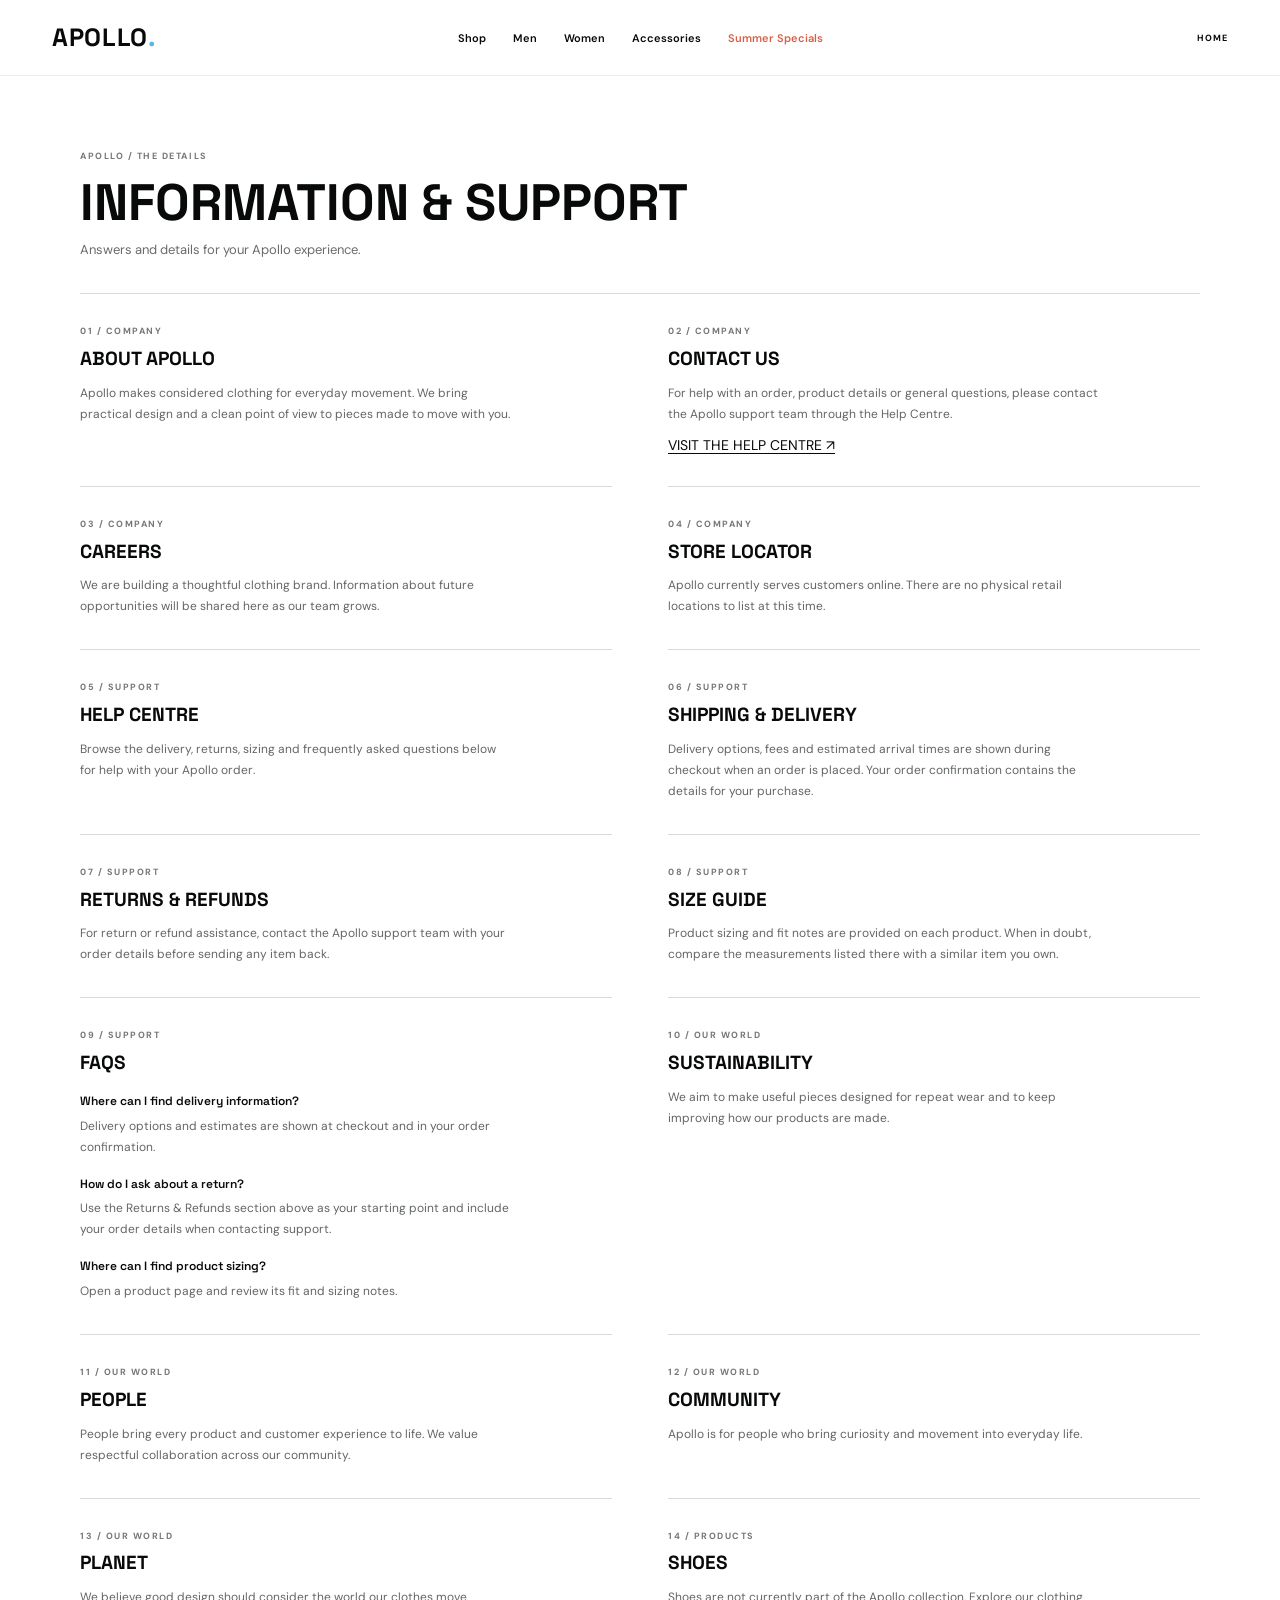
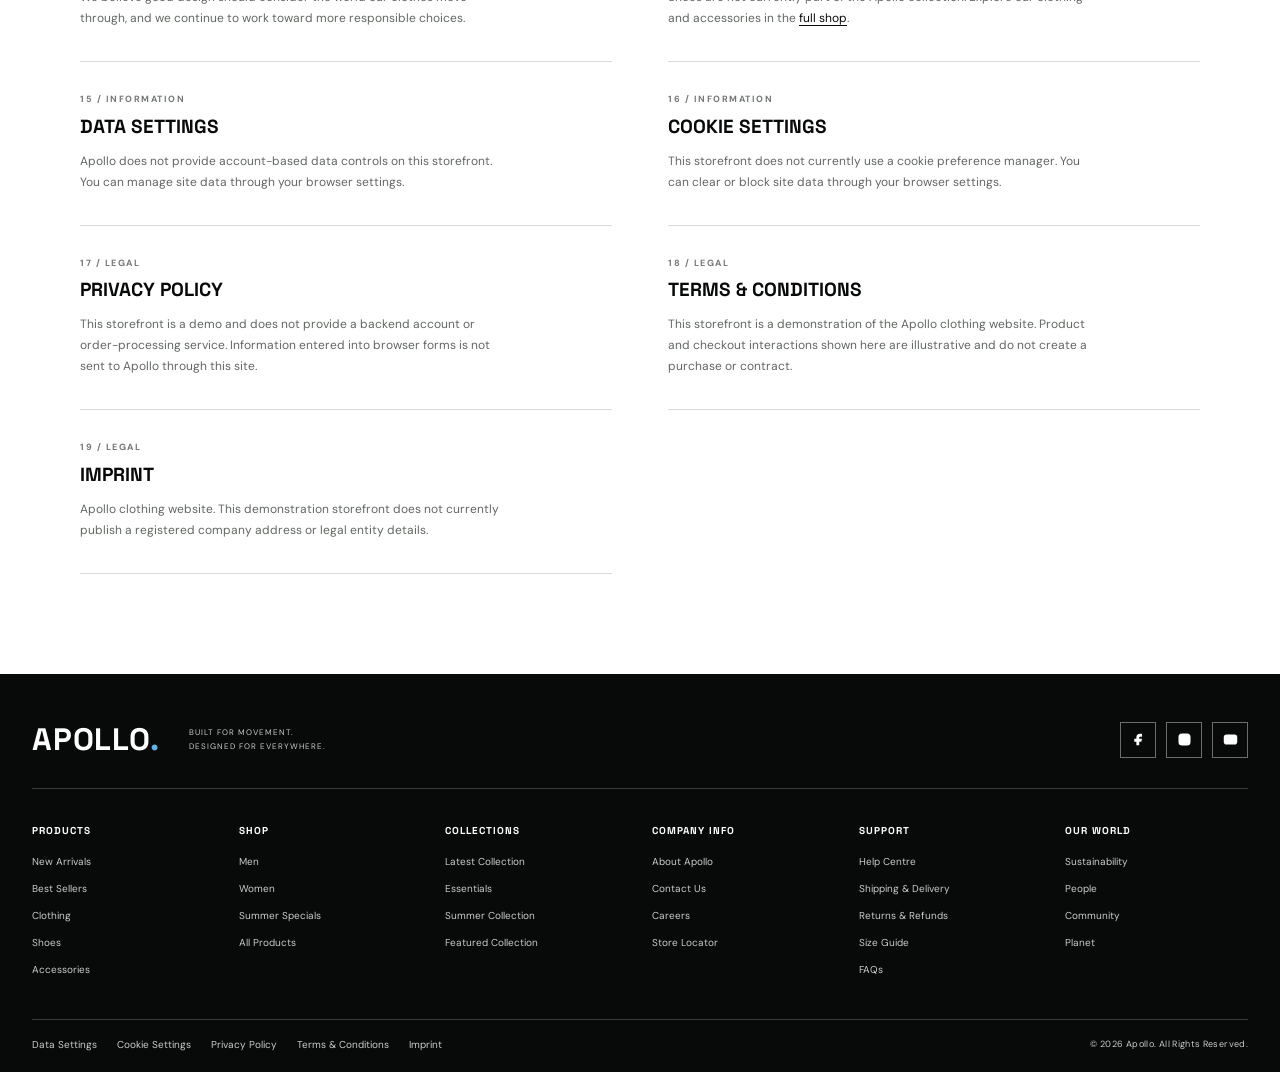
<file: info.html>
<!doctype html>
<html lang="en">
<head>
  <meta charset="utf-8">
  <meta name="viewport" content="width=device-width, initial-scale=1">
  <meta name="theme-color" content="#a8d8f7">
  <meta name="description" content="Information, support and policies for Apollo. Built for movement. Designed for everywhere.">
  <title>Information &amp; Support — APOLLO</title>
  <link rel="preconnect" href="https://fonts.googleapis.com">
  <link rel="preconnect" href="https://fonts.gstatic.com" crossorigin>
  <link href="https://fonts.googleapis.com/css2?family=DM+Sans:wght@400;500;600;700&family=Space+Grotesk:wght@500;600;700&display=swap" rel="stylesheet">
  <link rel="stylesheet" href="style.css">
  <script src="footer.js" defer></script>
</head>
<body>
  <a class="skip-link" href="#main">Skip to content</a>
  <header class="site-header info-header" id="top">
    <a class="wordmark" href="index.html#home" aria-label="Apollo home">APOLLO<span class="wordmark-dot">.</span></a>
    <nav class="primary-nav" aria-label="Main navigation"><a href="shop.html">Shop</a><a href="men.html">Men</a><a href="women.html">Women</a><a href="accessories.html">Accessories</a><a class="sale-link" href="summer-specials.html">Summer Specials</a></nav>
    <a class="info-header-home" href="index.html">HOME</a>
  </header>
  <main class="info-page" id="main">
    <header class="info-page-heading"><p class="eyebrow">APOLLO / THE DETAILS</p><h1>INFORMATION &amp; SUPPORT</h1><p>Answers and details for your Apollo experience.</p></header>
    <div class="info-page-content">
      <section class="info-block" id="about-apollo"><p class="eyebrow">01 / COMPANY</p><h2>ABOUT APOLLO</h2><p>Apollo makes considered clothing for everyday movement. We bring practical design and a clean point of view to pieces made to move with you.</p></section>
      <section class="info-block" id="contact-us"><p class="eyebrow">02 / COMPANY</p><h2>CONTACT US</h2><p>For help with an order, product details or general questions, please contact the Apollo support team through the Help Centre.</p><a class="info-text-link" href="#help-centre">VISIT THE HELP CENTRE ↗</a></section>
      <section class="info-block" id="careers"><p class="eyebrow">03 / COMPANY</p><h2>CAREERS</h2><p>We are building a thoughtful clothing brand. Information about future opportunities will be shared here as our team grows.</p></section>
      <section class="info-block" id="store-locator"><p class="eyebrow">04 / COMPANY</p><h2>STORE LOCATOR</h2><p>Apollo currently serves customers online. There are no physical retail locations to list at this time.</p></section>
      <section class="info-block" id="help-centre"><p class="eyebrow">05 / SUPPORT</p><h2>HELP CENTRE</h2><p>Browse the delivery, returns, sizing and frequently asked questions below for help with your Apollo order.</p></section>
      <section class="info-block" id="shipping-delivery"><p class="eyebrow">06 / SUPPORT</p><h2>SHIPPING &amp; DELIVERY</h2><p>Delivery options, fees and estimated arrival times are shown during checkout when an order is placed. Your order confirmation contains the details for your purchase.</p></section>
      <section class="info-block" id="returns-refunds"><p class="eyebrow">07 / SUPPORT</p><h2>RETURNS &amp; REFUNDS</h2><p>For return or refund assistance, contact the Apollo support team with your order details before sending any item back.</p></section>
      <section class="info-block" id="size-guide"><p class="eyebrow">08 / SUPPORT</p><h2>SIZE GUIDE</h2><p>Product sizing and fit notes are provided on each product. When in doubt, compare the measurements listed there with a similar item you own.</p></section>
      <section class="info-block" id="faqs"><p class="eyebrow">09 / SUPPORT</p><h2>FAQS</h2><h3>Where can I find delivery information?</h3><p>Delivery options and estimates are shown at checkout and in your order confirmation.</p><h3>How do I ask about a return?</h3><p>Use the Returns &amp; Refunds section above as your starting point and include your order details when contacting support.</p><h3>Where can I find product sizing?</h3><p>Open a product page and review its fit and sizing notes.</p></section>
      <section class="info-block" id="sustainability"><p class="eyebrow">10 / OUR WORLD</p><h2>SUSTAINABILITY</h2><p>We aim to make useful pieces designed for repeat wear and to keep improving how our products are made.</p></section>
      <section class="info-block" id="people"><p class="eyebrow">11 / OUR WORLD</p><h2>PEOPLE</h2><p>People bring every product and customer experience to life. We value respectful collaboration across our community.</p></section>
      <section class="info-block" id="community"><p class="eyebrow">12 / OUR WORLD</p><h2>COMMUNITY</h2><p>Apollo is for people who bring curiosity and movement into everyday life.</p></section>
      <section class="info-block" id="planet"><p class="eyebrow">13 / OUR WORLD</p><h2>PLANET</h2><p>We believe good design should consider the world our clothes move through, and we continue to work toward more responsible choices.</p></section>
      <section class="info-block" id="shoes"><p class="eyebrow">14 / PRODUCTS</p><h2>SHOES</h2><p>Shoes are not currently part of the Apollo collection. Explore our clothing and accessories in the <a href="shop.html#collection">full shop</a>.</p></section>
      <section class="info-block" id="data-settings"><p class="eyebrow">15 / INFORMATION</p><h2>DATA SETTINGS</h2><p>Apollo does not provide account-based data controls on this storefront. You can manage site data through your browser settings.</p></section>
      <section class="info-block" id="cookie-settings"><p class="eyebrow">16 / INFORMATION</p><h2>COOKIE SETTINGS</h2><p>This storefront does not currently use a cookie preference manager. You can clear or block site data through your browser settings.</p></section>
      <section class="info-block" id="privacy-policy"><p class="eyebrow">17 / LEGAL</p><h2>PRIVACY POLICY</h2><p>This storefront is a demo and does not provide a backend account or order-processing service. Information entered into browser forms is not sent to Apollo through this site.</p></section>
      <section class="info-block" id="terms-conditions"><p class="eyebrow">18 / LEGAL</p><h2>TERMS &amp; CONDITIONS</h2><p>This storefront is a demonstration of the Apollo clothing website. Product and checkout interactions shown here are illustrative and do not create a purchase or contract.</p></section>
      <section class="info-block" id="imprint"><p class="eyebrow">19 / LEGAL</p><h2>IMPRINT</h2><p>Apollo clothing website. This demonstration storefront does not currently publish a registered company address or legal entity details.</p></section>
    </div>
  </main>
  <div id="site-footer-root"></div>
</body>
</html>
</file>
<file: style.css>
@import url('https://fonts.googleapis.com/css2?family=DM+Sans:wght@400;500;600;700&family=Space+Grotesk:wght@500;600;700&display=swap');

:where([hidden]){display:none!important}

:root{--blue:#a8d8f7;--ink:#080a09;--paper:#fff;--sand:#e9e0d2;--olive:#72765b;--coral:#ed705a;--muted:#737775;--line:#d8dbd8;--display:'Space Grotesk',sans-serif;--body:'DM Sans',sans-serif;--page: min(1440px, calc(100% - 104px));}
*{box-sizing:border-box}html{scroll-behavior:smooth;scroll-padding-top:92px}body{margin:0;background:var(--paper);color:var(--ink);font-family:var(--body);font-size:14px;-webkit-font-smoothing:antialiased}body.locked{overflow:hidden}img{display:block;width:100%;height:100%;object-fit:cover}a{color:inherit;text-decoration:none}button,input,select{font:inherit}button{color:inherit}.skip-link,.visually-hidden{position:absolute;width:1px;height:1px;padding:0;margin:-1px;overflow:hidden;clip:rect(0,0,0,0);white-space:nowrap;border:0}.skip-link:focus{clip:auto;width:auto;height:auto;z-index:1000;margin:12px;padding:12px;background:#fff}.announcement{height:30px;display:flex;align-items:center;justify-content:center;gap:10px;background:var(--blue);font-size:9px;letter-spacing:.14em;font-weight:700}.site-header{height:76px;padding:0 52px;display:grid;grid-template-columns:1fr auto 1fr;align-items:center;background:#fff;position:sticky;top:0;z-index:30;border-bottom:1px solid rgba(0,0,0,.08)}.wordmark{font-family:var(--display);font-size:25px;letter-spacing:.025em;font-weight:700;line-height:1}.wordmark-dot{color:#5bb3e7}.primary-nav{display:flex;align-items:center;gap:27px}.primary-nav a{font-size:11px;font-weight:600;position:relative}.primary-nav a::after{content:'';height:1px;width:0;position:absolute;bottom:-6px;left:0;background:var(--ink);transition:width .22s}.primary-nav a:hover::after{width:100%}.primary-nav .sale-link{color:#db5e46}.header-actions{display:flex;justify-content:flex-end;align-items:center;gap:19px}.icon-button{border:0;background:transparent;width:34px;height:36px;display:grid;place-items:center;padding:5px;cursor:pointer;position:relative}.icon-button svg,.search-form svg{width:21px;height:21px;fill:none;stroke:currentColor;stroke-width:1.6;stroke-linecap:round;stroke-linejoin:round}.cart-count{position:absolute;right:-3px;top:0;min-width:15px;height:15px;border-radius:50%;background:var(--blue);font-size:9px;line-height:15px;text-align:center;font-weight:700}.menu-toggle{display:none}.search-panel{position:fixed;z-index:35;top:106px;left:0;right:0;background:#fff;padding:22px max(52px,calc((100% - 1232px)/2));border-bottom:1px solid var(--line);box-shadow:0 12px 24px #00000012}.search-form{display:flex;align-items:center;gap:17px}.search-form input{border:0;border-bottom:1px solid var(--ink);height:43px;flex:1;font-family:var(--display);font-size:21px;outline:none}.text-button{border:0;background:transparent;text-transform:uppercase;font-size:10px;letter-spacing:.08em;cursor:pointer}.hero{height:min(700px,calc(100svh - 106px));min-height:560px;position:relative;overflow:hidden;background:#5a6259;color:white}.hero-image{position:absolute;inset:0;object-position:center 56%;filter:saturate(.78)}.hero-shade{position:absolute;inset:0;background:linear-gradient(90deg,rgba(5,10,9,.61),rgba(5,10,9,.17) 62%,rgba(5,10,9,.08)),linear-gradient(0deg,rgba(0,0,0,.24),transparent 40%)}.hero-content{position:absolute;top:50%;left:max(7.5%,calc((100% - 1280px)/2));transform:translateY(-48%);z-index:1}.eyebrow{font-size:9px;line-height:1.3;letter-spacing:.17em;font-weight:700;margin:0 0 17px}.hero-eyebrow{color:var(--blue)}h1,h2,h3,p{margin-top:0}.hero h1,.arrival-copy h2,.promo-text h2{font:700 clamp(56px,7.5vw,112px)/.91 var(--display);letter-spacing:-.055em;margin:0}.hero-period,.arrival-copy h2 span,.promo-text h2 span{color:var(--blue)}.hero-copy{font-size:16px;line-height:1.55;margin:23px 0 27px}.hero-buttons{display:flex;gap:10px}.button{min-height:47px;padding:0 20px;display:inline-flex;align-items:center;justify-content:center;gap:26px;border:1px solid transparent;font-size:9px;font-weight:700;letter-spacing:.1em;cursor:pointer;transition:background .2s,color .2s,border-color .2s,transform .2s}.button:hover{transform:translateY(-2px)}.button-light{background:#fff;color:var(--ink)}.button-light:hover{background:var(--blue)}.button-outline-light{border-color:#ffffffa8;color:white;background:#ffffff0a}.button-outline-light:hover{background:#fff;color:var(--ink)}.button-dark{background:var(--ink);color:#fff}.button-dark:hover{background:#252a27}.button span{font-size:15px;line-height:0}.hero-index{position:absolute;right:52px;bottom:37px;display:flex;align-items:center;gap:9px;font:600 10px var(--display)}.index-rule{height:1px;width:33px;background:#ffffff80}.hero-caption{position:absolute;left:52px;bottom:26px;font-size:8px;letter-spacing:.15em;margin:0}.section-wrap{width:var(--page);margin-inline:auto}.category-section{padding-top:93px;padding-bottom:102px}.section-heading{display:flex;align-items:end;justify-content:space-between}.section-heading .eyebrow{margin-bottom:10px}.section-heading h2{font:700 clamp(26px,3vw,38px)/1.05 var(--display);letter-spacing:-.035em;margin:0}.underlined-link{font-size:9px;font-weight:700;letter-spacing:.1em;border-bottom:1px solid var(--ink);padding-bottom:7px}.underlined-link span{font-size:14px;margin-left:13px}.category-grid{display:grid;grid-template-columns:repeat(3,1fr);gap:12px;margin-top:29px}.category-card{height:clamp(300px,38vw,490px);position:relative;overflow:hidden;color:white;background:#555}.category-card img{transition:transform .7s cubic-bezier(.2,.65,.3,1),filter .4s;filter:brightness(.86)}.category-card::after{content:'';position:absolute;inset:0;background:linear-gradient(0deg,rgba(0,0,0,.62),transparent 50%);transition:background .3s}.category-card:hover img{transform:scale(1.045);filter:brightness(.68)}.category-card:hover::after{background:linear-gradient(0deg,rgba(0,0,0,.74),rgba(0,0,0,.04) 75%)}.category-number{position:absolute;top:19px;left:20px;z-index:1;font-size:8px;letter-spacing:.14em}.category-info{position:absolute;z-index:1;left:23px;right:20px;bottom:24px;display:flex;align-items:center;justify-content:space-between}.category-info h3{font:700 clamp(23px,3vw,39px)/1 var(--display);margin:0;letter-spacing:-.04em}.square-arrow{width:34px;height:34px;border:1px solid #ffffffa8;display:grid;place-items:center;font-size:16px}.category-button{position:absolute;z-index:1;left:23px;bottom:75px;font-size:8px;letter-spacing:.12em;font-weight:700;opacity:0;transform:translateY(6px);transition:opacity .2s,transform .2s}.category-card:hover .category-button{opacity:1;transform:translateY(0)}.product-section{padding:4px 0 100px}.product-heading{margin-bottom:25px}.product-count{font-size:9px;font-weight:700;letter-spacing:.1em;margin:0 0 3px}.product-count span{font-family:var(--display);font-size:16px;margin-right:7px}.product-controls{display:flex;align-items:center;justify-content:space-between;border-block:1px solid var(--line);min-height:54px;margin-bottom:19px;gap:16px}.filter-list{display:flex;gap:23px;align-items:center;overflow-x:auto;scrollbar-width:none}.filter-list::-webkit-scrollbar{display:none}.filter-button{border:0;background:none;padding:17px 0;font-size:10px;color:#777;cursor:pointer;white-space:nowrap;position:relative}.filter-button::after{content:'';height:2px;position:absolute;bottom:0;left:0;right:100%;background:var(--ink);transition:right .2s}.filter-button:hover,.filter-button.is-active{color:var(--ink)}.filter-button.is-active::after{right:0}.sort-control{display:flex;align-items:center;gap:11px;font-size:8px;font-weight:700;letter-spacing:.1em;white-space:nowrap}.sort-control select,.quantity-select select{border:0;background:#fff;font-weight:600;font-size:10px;padding:8px 20px 8px 0;cursor:pointer;outline-offset:3px}.product-grid{display:grid;grid-template-columns:repeat(4,minmax(0,1fr));gap:31px 13px}.product-card{min-width:0;position:relative;cursor:pointer}.product-image-wrap{aspect-ratio: .79;position:relative;overflow:hidden;background:#f0f0ec}.product-image-wrap img{transition:transform .6s cubic-bezier(.2,.65,.3,1)}.product-card:hover .product-image-wrap img{transform:scale(1.055)}.product-badge{position:absolute;left:11px;top:11px;background:var(--blue);padding:7px 9px;font-size:8px;font-weight:700;letter-spacing:.11em;z-index:1}.heart-button{position:absolute;right:9px;top:9px;width:34px;height:34px;background:white;border:0;border-radius:50%;display:grid;place-items:center;cursor:pointer;z-index:2;transition:background .2s,transform .2s}.heart-button:hover{transform:scale(1.07)}.heart-button svg{width:17px;height:17px;fill:none;stroke:var(--ink);stroke-width:1.6;stroke-linejoin:round}.heart-button.is-loved{background:var(--coral)}.heart-button.is-loved svg{fill:white;stroke:white}.product-quick{position:absolute;left:9px;right:9px;bottom:9px;min-height:41px;background:#fff;border:0;font-size:8px;font-weight:700;letter-spacing:.1em;cursor:pointer;opacity:0;transform:translateY(5px);transition:opacity .2s,transform .2s}.product-card:hover .product-quick,.product-card:focus-within .product-quick{opacity:1;transform:translateY(0)}.product-info{padding:13px 1px 0}.product-title-row{display:flex;justify-content:space-between;gap:8px;align-items:baseline}.product-name{font-size:12px;font-weight:600;margin:0}.product-price{font:600 11px var(--display);white-space:nowrap}.product-colour{font-size:10px;color:#767b77;margin:7px 0 12px}.add-button{border:1px solid var(--ink);width:100%;height:36px;background:#fff;font-size:8px;font-weight:700;letter-spacing:.1em;cursor:pointer;transition:background .18s,color .18s}.add-button:hover{background:var(--ink);color:white}.empty-state{text-align:center;padding:60px 0;font:600 20px var(--display)}.arrival-section{background:#f0eee9;min-height:665px;display:grid;grid-template-columns:38% 28% 34%;position:relative;overflow:hidden}.arrival-photo{height:665px;position:relative;overflow:hidden}.arrival-photo img{filter:saturate(.72);object-position:center}.photo-label{position:absolute;left:24px;top:23px;color:white;font-size:8px;letter-spacing:.14em;font-weight:700}.arrival-copy{padding:89px 10px 50px 10%;position:relative;z-index:1}.arrival-copy .eyebrow{margin-bottom:19px}.arrival-copy h2{font-size:clamp(54px,6.2vw,89px)}.arrival-copy h2 span{color:#54aee5}.arrival-copy>p:not(.eyebrow){font-size:13px;line-height:1.65;max-width:230px;margin:20px 0 25px}.arrival-copy .button{padding-inline:15px;gap:18px}.arrival-mark{font:700 56px/.9 var(--display);position:absolute;bottom:43px;left:10%;letter-spacing:-.06em}.arrival-mark span{color:#61b6e9}.arrival-products{display:grid;grid-template-columns:1fr 1fr;gap:11px;padding:72px 8% 72px 0;align-content:center}.mini-product{position:relative;cursor:pointer;min-width:0}.mini-product-image{aspect-ratio:.78;overflow:hidden;background:#ddd}.mini-product img{transition:transform .5s}.mini-product:hover img{transform:scale(1.04)}.mini-product .product-badge{top:8px;left:8px;padding:6px 7px;font-size:7px}.mini-product p{font-size:10px;font-weight:600;margin:9px 0 4px}.mini-product span:not(.product-badge){font:600 10px var(--display)}.promo-banner{min-height:545px;display:grid;grid-template-columns:1fr 1fr;background:var(--blue);position:relative;overflow:hidden}.promo-text{padding:87px 30px 75px max(9%,calc((100% - 1230px)/2));position:relative;z-index:1}.promo-text .eyebrow{margin-bottom:18px}.promo-text h2{font-size:clamp(48px,5.7vw,80px)}.promo-text h2 span{color:white}.promo-text>p:not(.eyebrow){font-size:13px;line-height:1.65;margin:22px 0 24px}.promo-image{margin:43px 8% 43px 4%;position:relative;min-height:400px;overflow:hidden;background:#b1aaa1}.promo-image img{object-position:center 40%;filter:saturate(.72)}.promo-stamp{position:absolute;top:21px;right:19px;border:1px solid white;color:white;width:67px;height:67px;display:grid;place-content:center;text-align:center;font:700 10px/1.1 var(--display);transform:rotate(8deg)}.promo-coordinate{position:absolute;right:35px;bottom:20px;font-size:8px;font-weight:700;letter-spacing:.13em}.newsletter-section{min-height:241px;display:grid;grid-template-columns:100px 1fr minmax(350px, .85fr);align-items:center;gap:31px;width:var(--page);margin:auto;border-bottom:1px solid var(--line)}.newsletter-mark{width:76px;height:76px;background:var(--blue);display:grid;place-items:center;font:700 38px var(--display)}.newsletter-content .eyebrow{margin-bottom:10px}.newsletter-content h2{font:700 clamp(20px,2.2vw,28px)/1.1 var(--display);letter-spacing:-.03em;margin:0 0 8px}.newsletter-content>p:last-child{font-size:11px;color:#666;margin:0}.newsletter-form{display:grid;grid-template-columns:1fr auto;position:relative}.newsletter-form input{height:48px;border:0;border-bottom:1px solid var(--ink);outline:none;font-size:11px;min-width:0}.newsletter-form input:focus{border-bottom-width:2px}.newsletter-form .button{min-height:43px;margin-left:10px}.form-message{position:absolute;top:52px;left:0;font-size:10px;margin:0}.form-message.error{color:#b13d2d}.form-message.success{color:#26784a}.site-footer{background:#080a09;color:white;padding:47px 52px 17px}.footer-top{display:flex;align-items:center;justify-content:space-between;border-bottom:1px solid #ffffff35;padding-bottom:34px}.footer-wordmark{font-size:32px}.footer-top p{font-size:8px;line-height:1.7;letter-spacing:.12em;margin:0 auto 0 55px;color:#c7cbc8}.back-top{width:34px;height:34px;border:1px solid #ffffff80;display:grid;place-items:center;font-size:19px}.footer-columns{display:grid;grid-template-columns:repeat(4,1fr) 1.4fr;padding:36px 0 52px;gap:20px}.footer-columns>div:not(.footer-note){display:flex;flex-direction:column;align-items:flex-start;gap:11px}.footer-columns h2{font-size:9px;letter-spacing:.13em;margin:0 0 6px}.footer-columns a{font-size:10px;color:#c8ccca}.footer-columns a:hover{color:var(--blue)}.footer-note{display:flex;flex-direction:column;justify-content:space-between;align-items:flex-end;font-size:8px;letter-spacing:.12em;color:#c8ccca}.footer-bottom{border-top:1px solid #ffffff35;padding-top:16px;display:flex;justify-content:space-between;font-size:8px;letter-spacing:.08em;color:#c8ccca}.drawer-backdrop,.modal-backdrop{position:fixed;inset:0;background:#0009;z-index:49}.cart-drawer{position:fixed;z-index:50;right:0;top:0;height:100dvh;width:min(470px,100%);background:white;display:flex;flex-direction:column;padding:28px 30px 23px;transform:translateX(102%);transition:transform .34s cubic-bezier(.2,.75,.2,1);visibility:hidden}.cart-drawer.is-open{transform:translateX(0);visibility:visible}.drawer-header{display:flex;justify-content:space-between;align-items:center;border-bottom:1px solid var(--line);padding-bottom:18px}.drawer-header .eyebrow{margin-bottom:7px}.drawer-header h2{font:700 24px var(--display);margin:0;letter-spacing:-.04em}.drawer-count{font-size:12px;color:#777}.close-cart svg,.quick-close svg{width:20px;height:20px}.cart-items{overflow-y:auto;flex:1}.cart-line{display:grid;grid-template-columns:82px 1fr 30px;gap:15px;padding:17px 0;border-bottom:1px solid var(--line)}.cart-line-image{width:82px;height:104px;background:#eee}.cart-line-detail{display:flex;flex-direction:column;align-items:flex-start}.cart-line-detail strong{font-size:11px}.cart-line-detail>span{font-size:10px;color:#777;margin-top:5px}.cart-line-price{font:600 11px var(--display);margin-top:auto}.cart-qty{display:flex;align-items:center;border:1px solid var(--line);height:27px;margin-top:10px}.cart-qty button{width:27px;height:25px;border:0;background:#fff;cursor:pointer}.cart-qty span{width:20px;text-align:center;font-size:10px}.remove-line{align-self:start;border:0;background:none;font-size:18px;color:#777;cursor:pointer}.cart-empty{flex:1;display:flex;flex-direction:column;align-items:center;justify-content:center;gap:8px;color:#626762}.cart-empty p{font:600 17px var(--display);color:var(--ink)}.cart-summary{border-top:1px solid var(--line);padding-top:17px}.subtotal-row{display:flex;justify-content:space-between;font-size:10px;font-weight:700;letter-spacing:.1em}.subtotal-row strong{font:700 15px var(--display)}.cart-summary>p{font-size:10px;color:#737775;margin:10px 0 16px}.checkout-button{width:100%;height:49px}.quick-view{position:fixed;z-index:60;left:50%;top:50%;width:min(930px,calc(100% - 36px));max-height:min(720px,calc(100dvh - 40px));overflow:auto;background:white;display:grid;grid-template-columns:1fr 1fr;transform:translate(-50%,-47%) scale(.98);opacity:0;visibility:hidden;transition:opacity .24s,transform .24s,visibility .24s}.quick-view.is-open{opacity:1;visibility:visible;transform:translate(-50%,-50%) scale(1)}.quick-close{position:absolute;right:14px;top:14px;z-index:2;background:white}.quick-image-wrap{position:relative;min-height:500px;background:#eee}.quick-image-wrap img{position:absolute;inset:0}.quick-tag{position:absolute;left:19px;bottom:17px;background:white;padding:8px 10px;font-size:8px;font-weight:700;letter-spacing:.1em}.quick-details{padding:56px 46px 38px}.quick-details .eyebrow{color:#727772;margin-bottom:10px}.quick-details h2{font:700 31px/1.05 var(--display);letter-spacing:-.04em;margin:0 0 8px}.quick-price{font:600 15px var(--display);margin-bottom:20px}.quick-description{font-size:12px;line-height:1.65;color:#666;border-top:1px solid var(--line);padding-top:17px;margin-bottom:19px}.quick-colour,.size-heading{display:flex;justify-content:space-between;font-size:9px;font-weight:700;letter-spacing:.08em;margin-bottom:16px}.quick-colour span{font-weight:500;letter-spacing:0;color:#666}.size-heading a{font-weight:600;text-decoration:underline}.size-options{display:grid;grid-template-columns:repeat(6,1fr);gap:5px}.size-options button{height:38px;background:white;border:1px solid var(--line);font-size:10px;cursor:pointer}.size-options button:hover,.size-options button.selected{background:var(--ink);color:white;border-color:var(--ink)}.quick-actions{display:flex;gap:10px;margin-top:22px}.quantity-select{display:flex;align-items:center;gap:10px;border:1px solid var(--line);padding:0 10px;font-size:8px;letter-spacing:.08em;font-weight:700}.quantity-select select{padding:0}.quick-add{flex:1}.quick-feedback{font-size:10px;color:#26784a;margin:10px 0 0;min-height:14px}.toast{position:fixed;z-index:80;left:50%;bottom:25px;transform:translate(-50%,15px);padding:12px 17px;background:var(--ink);color:white;font-size:10px;letter-spacing:.03em;opacity:0;pointer-events:none;transition:opacity .2s,transform .2s}.toast.visible{opacity:1;transform:translate(-50%,0)}:focus-visible{outline:2px solid #1685bd;outline-offset:3px}
@media(max-width:1000px){:root{--page:calc(100% - 56px)}.site-header{padding:0 28px}.primary-nav{gap:16px}.primary-nav a{font-size:10px}.category-section{padding-top:75px;padding-bottom:75px}.product-grid{grid-template-columns:repeat(3,minmax(0,1fr))}.arrival-section{grid-template-columns:38% 32% 30%;min-height:580px}.arrival-photo{height:580px}.arrival-copy{padding-top:75px;padding-left:8%}.arrival-products{padding-right:10px;gap:8px}.newsletter-section{grid-template-columns:75px 1fr minmax(290px,.85fr);gap:20px}.site-footer{padding-inline:28px}.footer-columns{grid-template-columns:repeat(4,1fr)}.footer-note{display:none}.promo-text{padding-left:8%}}
@media(max-width:720px){:root{--page:calc(100% - 36px)}html{scroll-padding-top:72px}.announcement{height:27px;font-size:8px}.site-header{height:62px;padding:0 18px;grid-template-columns:40px 1fr 104px}.menu-toggle{display:grid}.wordmark{justify-self:center;font-size:23px}.header-actions{gap:8px}.header-actions .account-link{display:none}.icon-button{width:32px}.primary-nav{display:none;position:absolute;top:62px;left:0;right:0;background:white;padding:15px 22px 24px;box-shadow:0 14px 20px #00000012;align-items:stretch;gap:0;border-top:1px solid var(--line)}.primary-nav.is-open{display:flex;flex-direction:column}.primary-nav a{font-size:13px;padding:13px 0;border-bottom:1px solid #eceeec}.primary-nav a::after{display:none}.search-panel{top:89px;padding:13px 18px}.search-form{gap:10px}.search-form input{font-size:16px}.hero{height:calc(79svh - 89px);min-height:500px;max-height:650px}.hero-image{object-position:59% center}.hero-content{left:22px;right:18px;top:47%}.hero h1{font-size:clamp(49px,12.5vw,78px)}.hero-copy{font-size:14px;margin:18px 0 22px}.hero-buttons{gap:7px}.button{min-height:45px;padding:0 14px;gap:14px;font-size:8px}.hero-caption{left:21px;bottom:19px}.hero-index{right:19px;bottom:29px}.category-section{padding-top:59px;padding-bottom:65px}.section-heading h2{font-size:27px}.category-heading{align-items:end}.category-heading .underlined-link{font-size:8px}.category-grid{grid-template-columns:1fr 1fr;gap:9px;margin-top:21px}.category-card{height:auto;aspect-ratio:.83}.category-card:last-child{grid-column:span 2;aspect-ratio:1.62}.category-number{top:12px;left:13px}.category-info{left:13px;right:12px;bottom:14px}.category-info h3{font-size:25px}.category-card:last-child .category-info h3{font-size:28px}.square-arrow{width:29px;height:29px}.category-button{display:none}.product-section{padding-bottom:66px}.product-heading{margin-bottom:17px}.product-heading h2{font-size:24px}.product-count{font-size:8px}.product-controls{display:block;margin-bottom:16px;padding-top:2px}.filter-list{gap:21px}.filter-button{padding:14px 0 12px;font-size:10px}.sort-control{height:40px;border-top:1px solid #eceeec;justify-content:flex-end}.sort-control select{padding-block:5px}.product-grid{grid-template-columns:repeat(2,minmax(0,1fr));gap:25px 9px}.product-image-wrap{aspect-ratio:.75}.heart-button{width:31px;height:31px;right:7px;top:7px}.heart-button svg{width:15px}.product-badge{top:8px;left:8px;padding:6px 7px;font-size:7px}.product-quick{display:none}.product-info{padding-top:10px}.product-name{font-size:10px;line-height:1.3}.product-price{font-size:10px}.product-colour{font-size:9px;margin:5px 0 9px}.add-button{height:35px;font-size:8px}.arrival-section{display:grid;grid-template-columns:1fr 1fr;min-height:0}.arrival-photo{grid-column:1;grid-row:1;height:390px}.arrival-copy{grid-column:2;grid-row:1;padding:53px 10px 25px 20px}.arrival-copy h2{font-size:clamp(46px,10vw,72px)}.arrival-copy .eyebrow{font-size:8px}.arrival-copy>p:not(.eyebrow){font-size:11px;margin:14px 0 17px}.arrival-copy .button{font-size:7px;min-height:41px;padding:0 10px;gap:8px}.arrival-mark{display:none}.arrival-products{grid-column:1/-1;grid-row:2;padding:22px 18px 27px;grid-template-columns:repeat(4,minmax(0,1fr));gap:8px}.mini-product .product-badge{font-size:6px;left:4px;top:4px;padding:4px}.mini-product p{font-size:8px;margin:6px 0 3px;line-height:1.25}.mini-product span:not(.product-badge){font-size:8px}.promo-banner{min-height:0;grid-template-columns:1fr}.promo-text{padding:56px 22px 35px}.promo-text h2{font-size:clamp(47px,11vw,71px)}.promo-text>p:not(.eyebrow){font-size:12px;margin:16px 0 18px}.promo-image{margin:0 18px 40px;min-height:310px;height:72vw}.promo-coordinate{right:19px;bottom:14px;font-size:7px}.newsletter-section{min-height:0;padding:42px 0 50px;grid-template-columns:54px 1fr;gap:16px}.newsletter-mark{width:52px;height:52px;font-size:28px}.newsletter-content h2{font-size:20px}.newsletter-content>p:last-child{font-size:10px;line-height:1.5}.newsletter-form{grid-column:1/-1;margin-top:10px}.newsletter-form input{height:45px}.newsletter-form .button{min-height:41px}.site-footer{padding:35px 20px 15px}.footer-top{padding-bottom:23px}.footer-wordmark{font-size:27px}.footer-top p{margin-left:22px;font-size:7px}.footer-columns{grid-template-columns:1fr 1fr;gap:29px 15px;padding:28px 0 34px}.footer-columns>div:not(.footer-note){gap:10px}.footer-bottom{font-size:7px;gap:10px;flex-wrap:wrap}.footer-bottom span:last-child{width:100%;order:3}.cart-drawer{padding:21px 19px 17px}.quick-view{grid-template-columns:1fr;max-height:calc(100dvh - 24px);width:calc(100% - 24px)}.quick-image-wrap{min-height:0;height:42vh;max-height:330px}.quick-details{padding:24px 21px 21px}.quick-details h2{font-size:26px}.quick-description{font-size:11px;padding-top:12px;margin-bottom:15px}.quick-colour,.size-heading{margin-bottom:12px}.size-options button{height:35px}.quick-actions{margin-top:15px}.quick-close{right:8px;top:8px}.quick-tag{font-size:7px;left:10px;bottom:10px}}
@media(max-width:390px){.hero h1{font-size:48px}.hero-buttons .button{padding:0 10px;gap:8px}.section-heading h2{font-size:23px}.category-info h3{font-size:22px}.arrival-copy{padding-left:13px}.arrival-copy h2{font-size:43px}.arrival-copy .button{gap:5px;padding-inline:7px}.arrival-products{padding-inline:12px}.newsletter-content h2{font-size:18px}.footer-top p{display:none}}
@media(prefers-reduced-motion:reduce){*,*::before,*::after{scroll-behavior:auto!important;transition-duration:.01ms!important;animation-duration:.01ms!important;animation-iteration-count:1!important}}

html{scroll-padding-top:76px}
.search-panel{top:76px}
.search-form .text-button{min-height:36px;padding:0 12px;border:1px solid var(--line);font-weight:700;letter-spacing:.08em;text-transform:uppercase}
.search-form .search-submit{background:var(--blue);border-color:var(--blue);color:var(--ink)}
.search-form .text-button:hover{border-color:var(--ink)}
.compact-footer{display:flex;align-items:center;gap:28px;padding:22px 52px}
.compact-footer p{margin:0 auto 0 0;font-size:8px;line-height:1.5;letter-spacing:.11em;color:#c8ccca}
.compact-footer>span{font-size:8px;letter-spacing:.08em;color:#c8ccca}
@media(max-width:720px){html{scroll-padding-top:62px}.search-panel{top:62px;padding:13px 18px}.search-form{gap:6px}.search-form .text-button{padding-inline:8px;font-size:8px}.hero{height:calc(79svh - 62px)}.compact-footer{padding:20px 18px;gap:11px;flex-wrap:wrap}.compact-footer .footer-wordmark{font-size:23px}.compact-footer p{margin:0 0 0 auto;font-size:7px;text-align:right}.compact-footer>span{width:100%;font-size:7px}}

.product-image-wrap .photo-brand{position:absolute;z-index:1;left:12px;bottom:12px;display:flex;flex-direction:column;gap:2px;padding:8px 9px;background:var(--blue);font:700 9px/1 var(--display);letter-spacing:.12em;pointer-events:none}
.photo-brand i{font:600 6px/1 var(--body);letter-spacing:.13em;font-style:normal}
.product-badge{z-index:2;background:var(--coral);color:#fff}
.heart-button,.product-quick{z-index:3}
.product-price{display:flex;align-items:baseline;gap:7px}
.product-price strong{font:600 11px var(--display)}
.product-price del,.quick-price del{font:400 10px var(--body);color:#858985}
.summer-filter{color:#c95743}
.summer-filter.is-active::after{background:var(--coral)}
.product-section{padding-top:57px}
.primary-nav a[aria-current="page"]::after{width:100%}
.catalog-page{min-height:calc(100vh - 150px)}
@media(max-width:720px){.product-section{padding-top:36px}.product-image-wrap .photo-brand{left:7px;bottom:7px;padding:6px 7px;font-size:7px}.photo-brand i{font-size:5px}.product-price{gap:4px}.product-price strong{font-size:10px}.product-price del{font-size:9px}}

/* Shared Apollo footer and information-page presentation. */
.global-footer{padding:48px max(32px,calc((100% - 1440px)/2)) 20px;background:#080a09;color:#fff}
.global-footer-inner{max-width:1440px;margin:0 auto}
.global-footer-brand{display:flex;align-items:center;gap:30px;padding-bottom:30px;border-bottom:1px solid #ffffff35}
.global-footer-brand .footer-wordmark{font-size:31px;flex:none}
.global-footer-brand>p{font-size:8px;line-height:1.7;letter-spacing:.12em;color:#c7cbc8;margin:0}
.global-footer-social{display:flex;align-items:center;gap:10px;margin-left:auto}
.global-footer-social span{width:36px;height:36px;border:1px solid #ffffff66;display:grid;place-items:center}
.global-footer-social svg{width:17px;height:17px;fill:none;stroke:#fff;stroke-width:1.6;stroke-linecap:round;stroke-linejoin:round}
.global-footer-social svg:first-child{fill:#fff;stroke:none}
.global-footer-social .social-dot,.global-footer-social .social-fill{fill:#fff;stroke:none}
.global-footer-nav{display:grid;grid-template-columns:repeat(6,minmax(0,1fr));gap:24px;padding:35px 0 42px}
.global-footer-group h2{margin:0 0 17px;font:700 10px/1.3 var(--display);letter-spacing:.1em}
.global-footer-group h2 button{display:flex;align-items:center;justify-content:space-between;width:100%;padding:0;border:0;background:none;color:inherit;font:inherit;letter-spacing:inherit;text-align:left;cursor:default}
.global-footer-group h2 button>span{display:none}
.global-footer-panel{display:grid;grid-template-rows:1fr;transition:grid-template-rows .3s ease,opacity .25s ease}
.global-footer-links{display:flex;min-height:0;flex-direction:column;align-items:flex-start;gap:12px;overflow:hidden}
.global-footer-links a,.global-footer-legal a{font-size:10px;line-height:1.5;color:#c8ccca;transition:color .2s ease}
.global-footer-links a:hover,.global-footer-legal a:hover{color:var(--blue)}
.global-footer-bottom{display:flex;align-items:center;justify-content:space-between;gap:20px;padding-top:17px;border-top:1px solid #ffffff35}
.global-footer-legal{display:flex;align-items:center;gap:20px;flex-wrap:wrap}
.global-footer-bottom>p{margin:0;color:#c8ccca;font-size:9px;letter-spacing:.04em;white-space:nowrap}
.info-header{grid-template-columns:1fr auto 1fr}
.info-header .wordmark{justify-self:start}
.info-header-home{justify-self:end;font-size:9px;font-weight:700;letter-spacing:.1em}
.info-page{width:min(1120px,calc(100% - 104px));margin:0 auto;padding:75px 0 100px}
.info-page-heading{padding-bottom:35px;border-bottom:1px solid var(--line)}
.info-page-heading .eyebrow{margin-bottom:13px;color:var(--muted)}
.info-page-heading h1{font:700 clamp(32px,4vw,54px)/1.05 var(--display);margin:0 0 12px}
.info-page-heading>p:last-child{margin:0;color:#686d69;font-size:13px}
.info-page-content{display:grid;grid-template-columns:repeat(2,minmax(0,1fr));column-gap:56px}
.info-block{scroll-margin-top:100px;padding:32px 0;border-bottom:1px solid var(--line)}
.info-block .eyebrow{margin-bottom:10px;color:var(--muted)}
.info-block h2{font:700 19px/1.2 var(--display);margin:0 0 12px}
.info-block h3{font:600 12px/1.4 var(--display);margin:18px 0 6px}
.info-block p:not(.eyebrow){max-width:54ch;margin:0 0 11px;color:#626762;font-size:12px;line-height:1.75}
.info-block p:last-child{margin-bottom:0}
.info-block a,.info-text-link{color:var(--ink);text-decoration:underline;text-underline-offset:3px}
@media(max-width:1000px){.global-footer{padding-inline:28px}.global-footer-nav{grid-template-columns:repeat(3,minmax(0,1fr));row-gap:30px}.info-page{width:calc(100% - 56px)}}
@media(max-width:720px){.global-footer{padding:32px 18px 18px}.global-footer-brand{gap:16px;flex-wrap:wrap;padding-bottom:22px}.global-footer-brand .footer-wordmark{font-size:26px}.global-footer-brand>p{font-size:7px}.global-footer-social{gap:7px}.global-footer-social span{width:32px;height:32px}.global-footer-nav{display:block;padding:0}.global-footer-group{border-bottom:1px solid #ffffff35}.global-footer-group h2{margin:0}.global-footer-group h2 button{min-height:55px;font-size:10px;cursor:pointer}.global-footer-group h2 button>span{display:grid;place-items:center;width:22px;height:22px;font:400 17px/1 var(--body);transition:transform .3s ease}.global-footer-group h2 button[aria-expanded="true"]>span{transform:rotate(45deg)}.global-footer-panel{grid-template-rows:0fr;opacity:0}.global-footer-group.is-open .global-footer-panel{grid-template-rows:1fr;opacity:1}.global-footer-links{gap:0}.global-footer-links a{width:100%;padding:0 0 14px;font-size:11px}.global-footer-bottom{align-items:flex-start;flex-direction:column-reverse;gap:16px;padding-top:17px}.global-footer-legal{gap:10px 17px}.global-footer-legal a{font-size:9px}.global-footer-bottom>p{font-size:9px}.info-header{grid-template-columns:1fr auto;height:62px;padding-inline:18px}.info-header .primary-nav{display:none}.info-page{width:calc(100% - 36px);padding:49px 0 65px}.info-page-heading{padding-bottom:25px}.info-page-heading h1{font-size:32px}.info-page-content{grid-template-columns:1fr}.info-block{padding:25px 0}.info-block h2{font-size:17px}}
@media(prefers-reduced-motion:reduce){.global-footer-panel,.global-footer-group h2 button>span{transition:none}}

.wishlist-count{position:absolute;right:-3px;top:0;min-width:15px;height:15px;padding:0 3px;border-radius:9px;background:var(--coral);color:#fff;font-size:9px;line-height:15px;text-align:center;font-weight:700}
.wishlist-trigger svg{fill:none;stroke:currentColor;stroke-width:1.6;stroke-linecap:round;stroke-linejoin:round}
.wishlist-trigger[aria-expanded="true"] svg,.heart-button.is-loved svg{fill:var(--coral);stroke:var(--coral)}
.wishlist-backdrop{position:fixed;inset:0;background:#0009;z-index:49}
.wishlist-drawer{z-index:51}
.wishlist-items{flex:1;overflow-y:auto}
.wishlist-line{display:grid;grid-template-columns:72px minmax(0,1fr) 28px;gap:13px;padding:16px 0;border-bottom:1px solid var(--line)}
.wishlist-line>img{width:72px;height:92px;object-fit:cover;background:#eee}
.wishlist-line-detail{display:flex;flex-direction:column;align-items:flex-start;min-width:0}
.wishlist-line-detail strong{font-size:11px;line-height:1.4}
.wishlist-line-detail>span{font-size:10px;color:#777;margin-top:4px}
.wishlist-line-detail .wishlist-line-price{font:600 11px var(--display);color:var(--ink);margin-top:8px}
.wishlist-add{margin-top:auto;padding:8px 0 0;border:0;background:none;font-size:8px;font-weight:700;letter-spacing:.09em;text-decoration:underline;text-underline-offset:3px;cursor:pointer}
.wishlist-empty{flex:1;display:flex;flex-direction:column;align-items:center;justify-content:center;gap:8px;text-align:center}
.wishlist-empty p{margin:0;font:600 17px var(--display)}
.wishlist-empty span{font-size:11px;color:var(--muted)}
@media(max-width:720px){.header-actions{gap:5px}.site-header{grid-template-columns:40px 1fr 112px}.wishlist-line{grid-template-columns:64px minmax(0,1fr) 26px;gap:10px}.wishlist-line>img{width:64px;height:82px}}

.shop-collections{padding-top:56px;padding-bottom:43px}
.shop-collections-heading{margin-bottom:24px}
.shop-collections-heading .eyebrow{margin-bottom:9px;color:var(--muted)}
.shop-collections-heading h1{font:700 clamp(28px,3.2vw,42px)/1.05 var(--display);margin:0;letter-spacing:-.035em}
.shop-collections-grid{display:grid;grid-template-columns:repeat(3,minmax(0,1fr));gap:13px}
.shop-collection-card{position:relative;display:block;aspect-ratio:.91;min-width:0;overflow:hidden;background:#62645e;color:#fff;isolation:isolate}
.shop-collection-card::after{content:'';position:absolute;inset:0;z-index:0;background:linear-gradient(0deg,rgba(0,0,0,.66),rgba(0,0,0,.02) 70%);transition:background-color .4s ease}
.shop-collection-card img{position:absolute;inset:0;transition:transform .45s cubic-bezier(.2,.65,.3,1),filter .4s ease;filter:brightness(.9) saturate(.88)}
.shop-collection-title{position:absolute;z-index:1;left:22px;right:48px;bottom:24px;font:700 clamp(25px,3vw,41px)/1 var(--display);letter-spacing:-.035em;transition:color .35s ease,text-shadow .35s ease}
.shop-collection-arrow{position:absolute;z-index:1;right:19px;bottom:20px;width:34px;height:34px;border:1px solid #ffffffb8;display:grid;place-items:center;font-size:17px;transition:background-color .35s ease,color .35s ease,border-color .35s ease}
.shop-collection-card:hover img,.shop-collection-card:focus-visible img{transform:scale(1.045);filter:brightness(.78) saturate(1.08)}
.shop-collection-card:hover::after,.shop-collection-card:focus-visible::after{background-color:rgba(0,0,0,.08)}
.shop-collection-card:hover .shop-collection-title,.shop-collection-card:focus-visible .shop-collection-title{color:#fff;text-shadow:0 1px 18px #0008}
.shop-collection-card:hover .shop-collection-arrow,.shop-collection-card:focus-visible .shop-collection-arrow{background:var(--blue);border-color:var(--blue);color:var(--ink)}
@media(max-width:1000px){.shop-collections{padding-top:43px}.shop-collections-grid{gap:10px}.shop-collection-title{left:16px;bottom:18px;font-size:clamp(22px,3vw,32px)}.shop-collection-arrow{right:13px;bottom:13px;width:30px;height:30px}}
@media(max-width:720px){.shop-collections{padding-top:33px;padding-bottom:29px}.shop-collections-heading{margin-bottom:17px}.shop-collections-heading h1{font-size:27px}.shop-collections-grid{grid-template-columns:1fr;gap:10px}.shop-collection-card{aspect-ratio:1.42}.shop-collection-title{left:17px;bottom:18px;font-size:clamp(26px,8vw,36px)}.shop-collection-arrow{right:14px;bottom:13px}}
</file>
